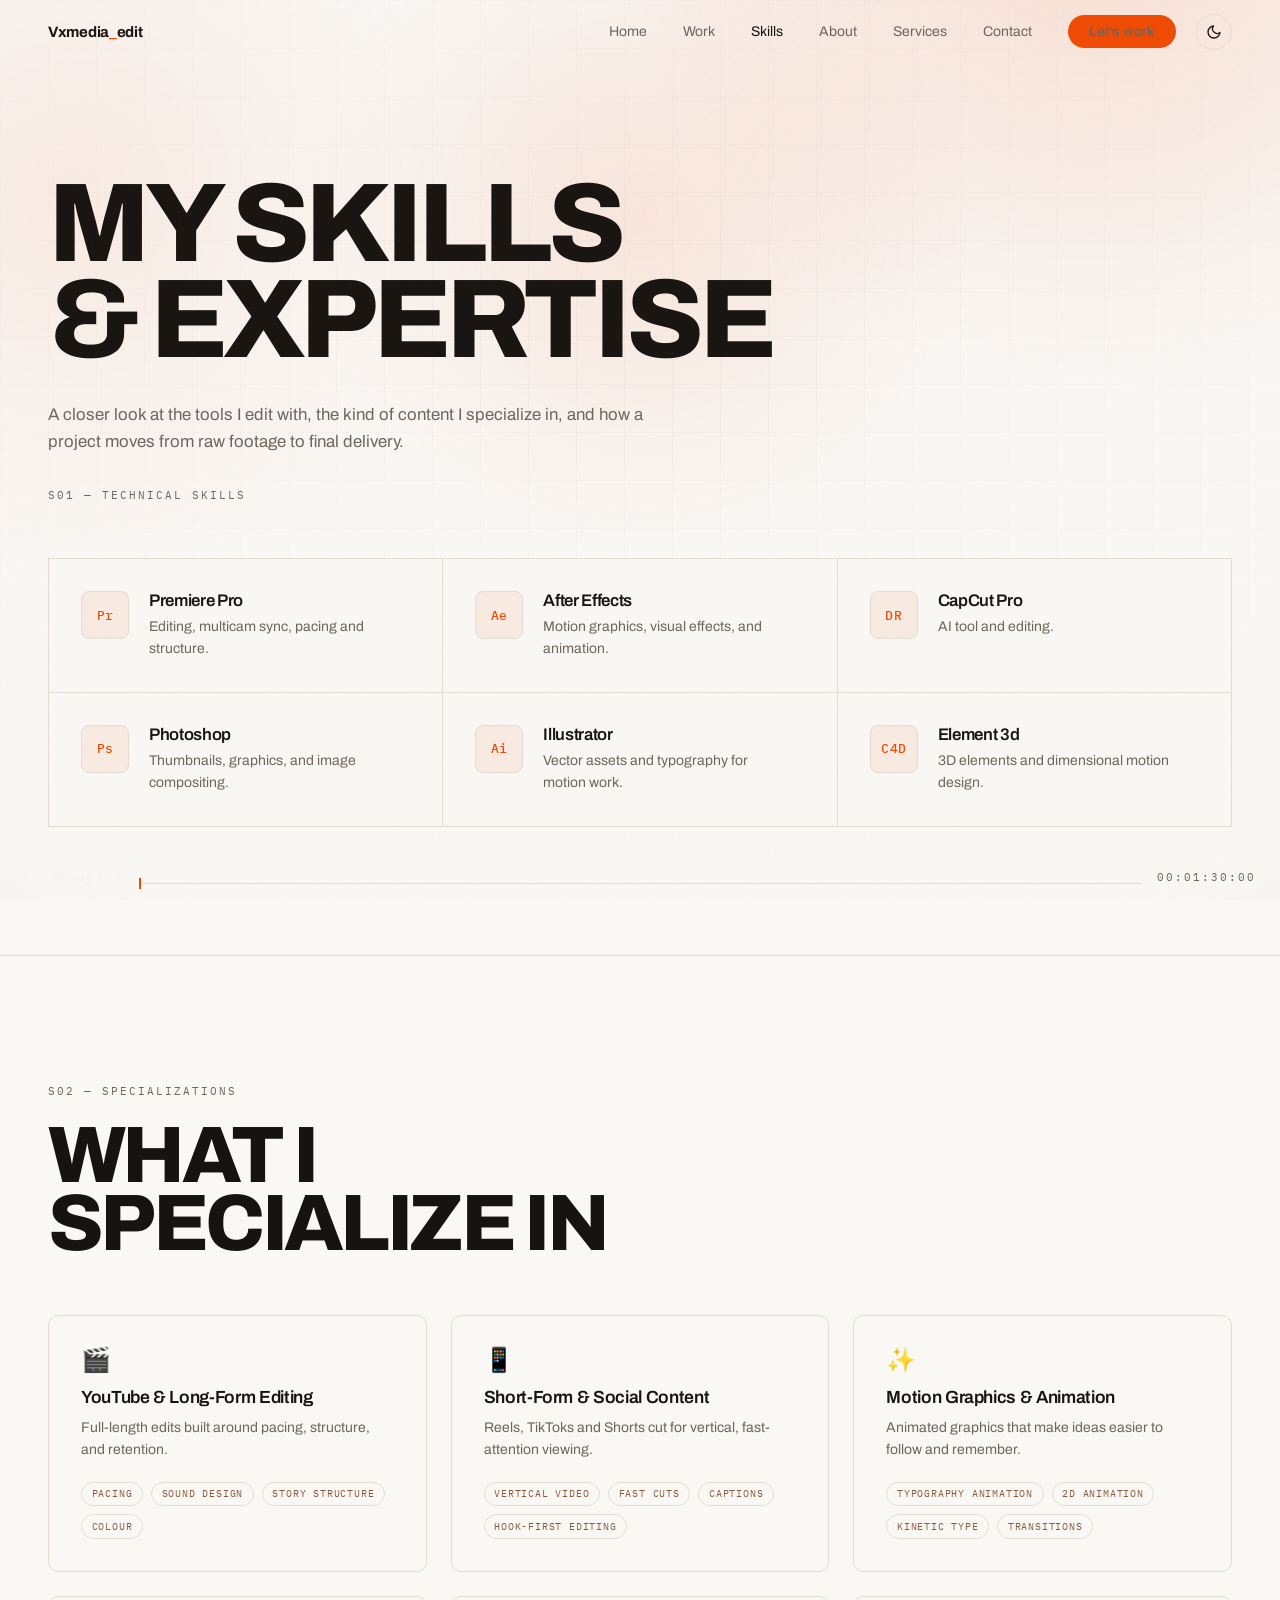
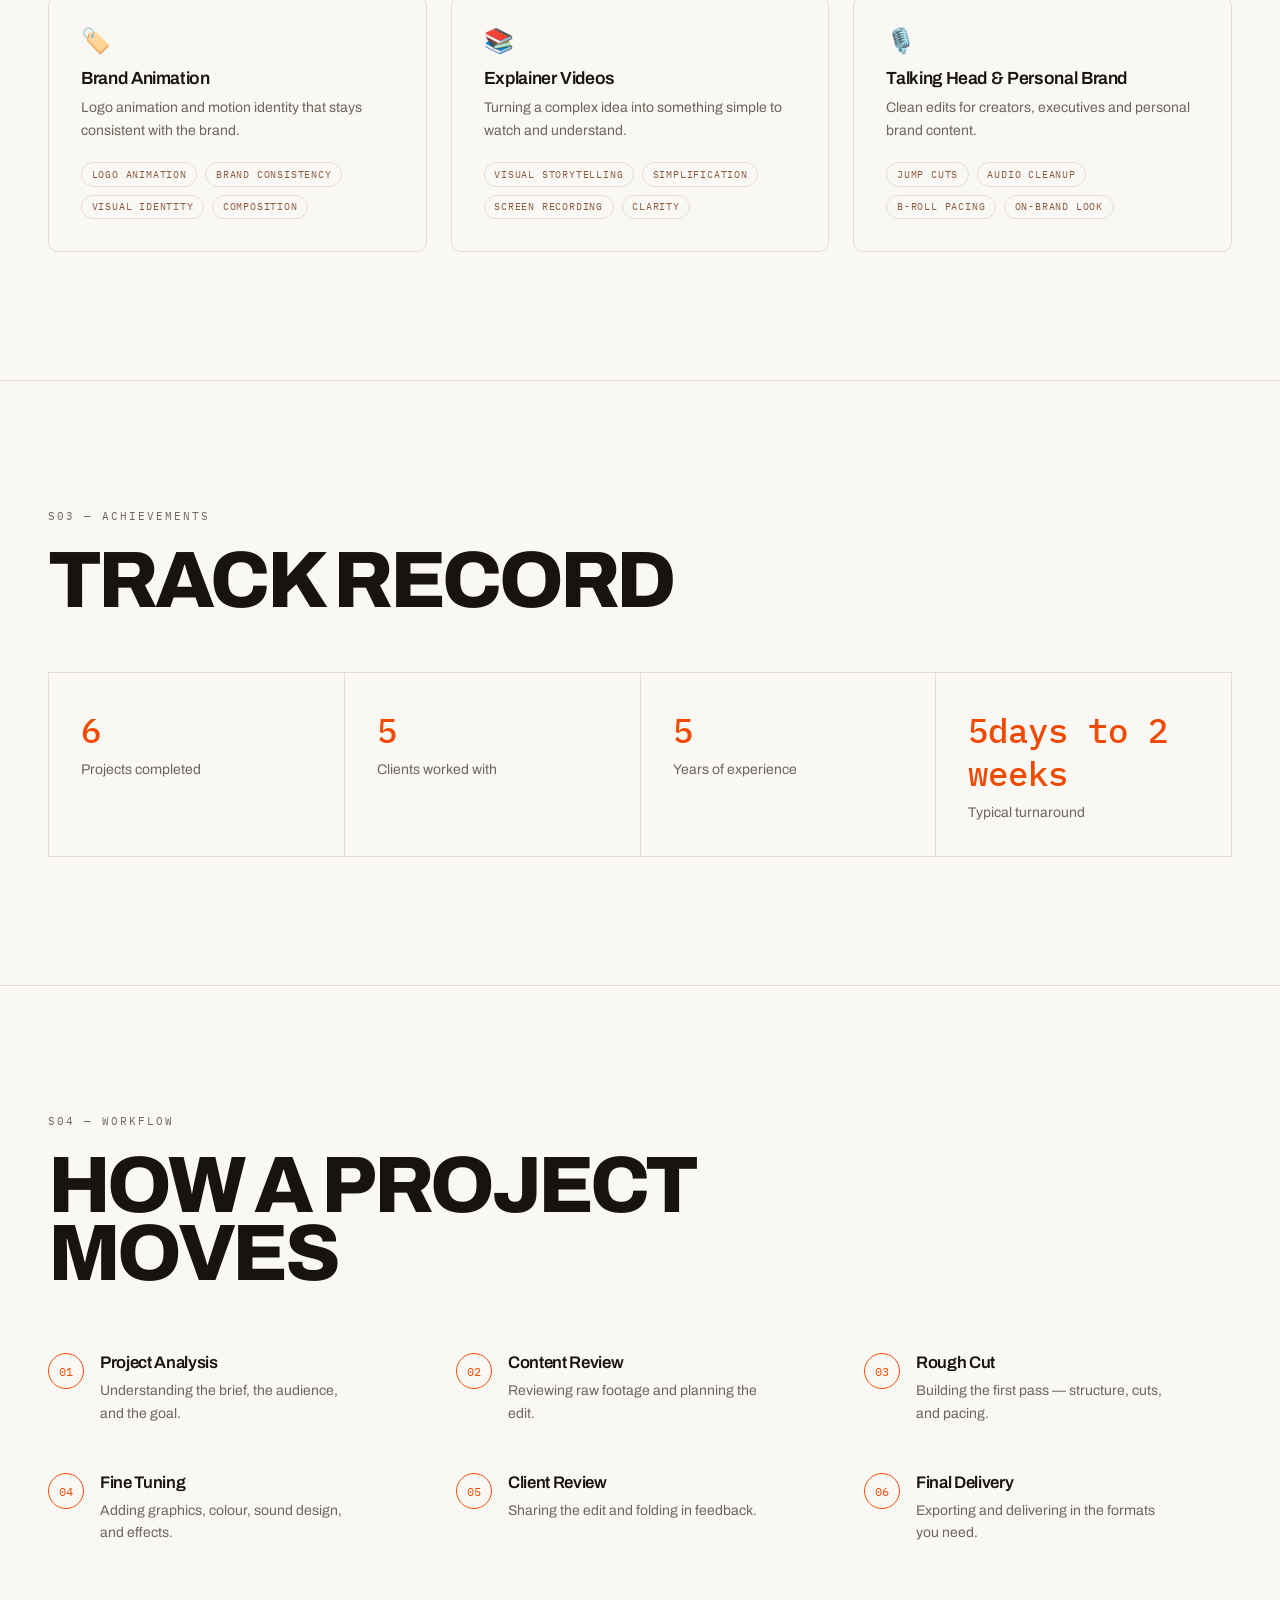
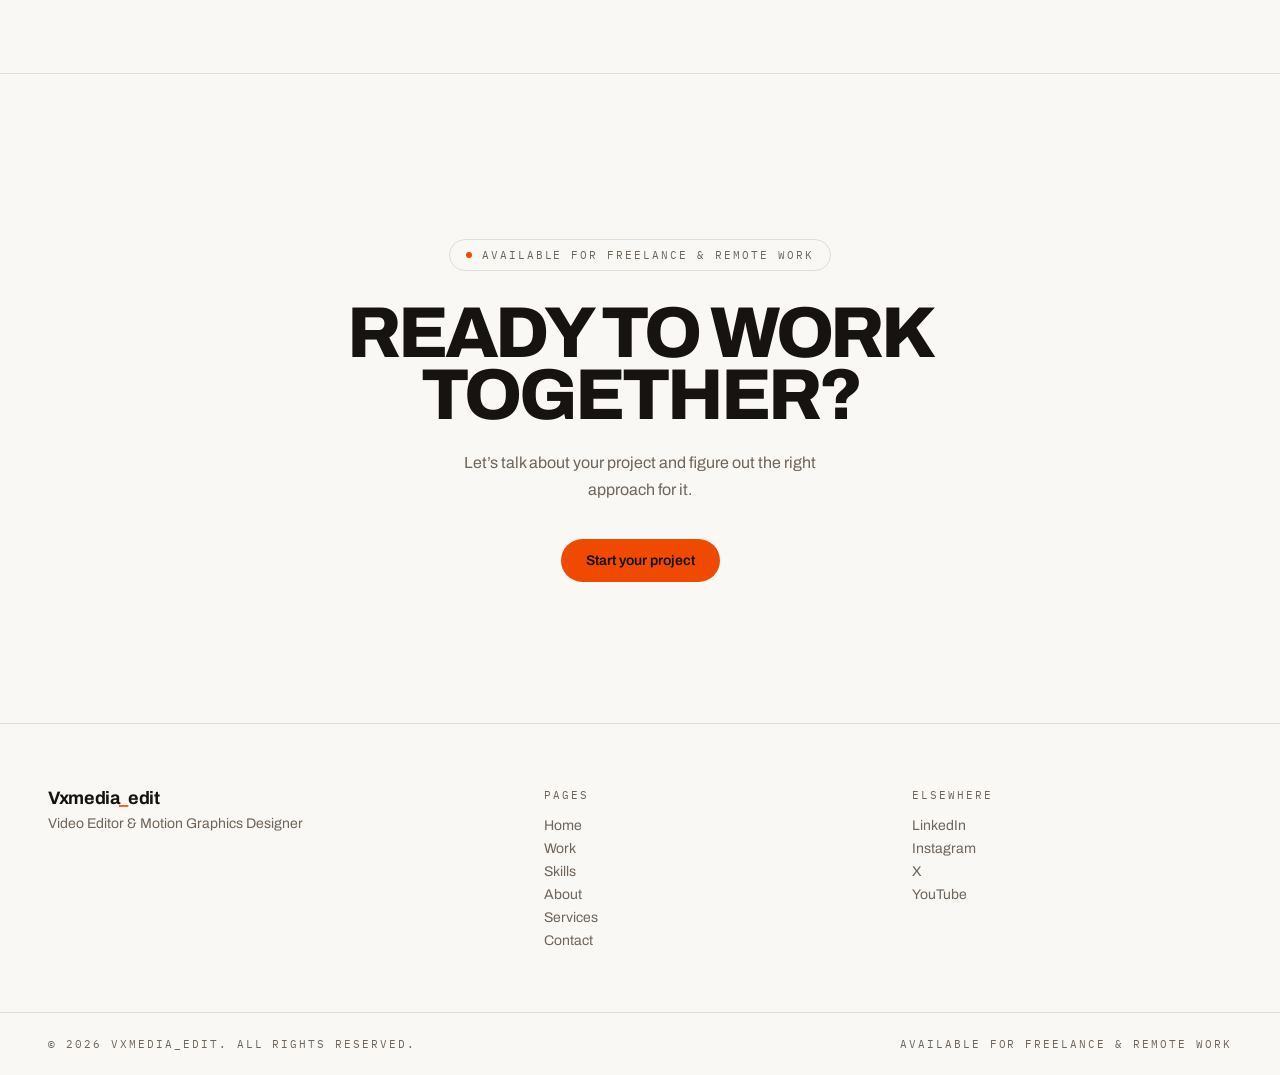
<file: skills.html>
<!doctype html>
<html lang="en">
<head>
<script>(function(){try{var t=localStorage.getItem("vxmedia-theme");if(!t){t=window.matchMedia&&window.matchMedia("(prefers-color-scheme: light)").matches?"light":"dark";}document.documentElement.setAttribute("data-theme",t);}catch(e){}})();</script>
<meta charset="utf-8" />
<meta name="viewport" content="width=device-width, initial-scale=1" />
<title>Skills &amp; Expertise — Vxmedia_edit</title>
<meta name="description" content="Technical skills, specializations, achievements and workflow of Vxmedia_edit — Video Editor and Motion Graphics Designer." />
<link rel="canonical" href="https://YOUR_DOMAIN/skills.html" />
<link rel="icon" type="image/svg+xml" href="assets/favicon.svg" />
<link rel="preconnect" href="https://fonts.googleapis.com" />
<link rel="preconnect" href="https://fonts.gstatic.com" crossorigin />
<link href="https://fonts.googleapis.com/css2?family=Archivo:wght@400;500;600;700;800;900&family=IBM+Plex+Mono:wght@400;500&display=swap" rel="stylesheet" />
<link rel="stylesheet" href="css/styles.css" />
</head>
<body>

<a href="#main" class="skip-link">Skip to content</a>

<header class="site-header" id="site-header">
  <div class="shell navbar">
    <a href="index.html" class="wordmark" data-wordmark></a>
   <div class="nav-right">
  <nav class="navlinks" id="nav-links" aria-label="Primary"></nav>
  <button type="button" id="theme-toggle" class="theme-toggle" aria-pressed="false" aria-label="Switch to light mode">
    <svg class="icon-sun" width="16" height="16" viewBox="0 0 24 24" fill="none" stroke="currentColor" stroke-width="2" stroke-linecap="round" aria-hidden="true"><circle cx="12" cy="12" r="4"/><path d="M12 2v2M12 20v2M4.93 4.93l1.41 1.41M17.66 17.66l1.41 1.41M2 12h2M20 12h2M4.93 19.07l1.41-1.41M17.66 6.34l1.41-1.41"/></svg>
    <svg class="icon-moon" width="16" height="16" viewBox="0 0 24 24" fill="none" stroke="currentColor" stroke-width="2" stroke-linecap="round" stroke-linejoin="round" aria-hidden="true"><path d="M21 12.79A9 9 0 1111.21 3a7 7 0 009.79 9.79z"/></svg>
  </button>
  <button class="burger" id="burger" aria-expanded="false" aria-controls="mobile-menu" aria-label="Open menu"><i></i></button>
</div>
  </div>
  <div id="mobile-menu">
    <nav class="shell" id="mobile-menu-links" aria-label="Mobile"></nav>
    <div class="shell"><a href="index.html#contact" class="btn btn-accent" style="width:100%">Let’s work</a></div>
  </div>
</header>

<main id="main">

<section class="page-head">
  <div class="shell">
    <h1 class="display rv-wipe" style="max-width:16ch;font-size:clamp(2.6rem,9vw,7rem)"><span id="sk-heading"></span></h1>
    <p class="prose rv" style="margin-top:2rem;font-size:1.05rem" id="sk-intro"></p>
  </div>
</section>

<section style="border-top:0;padding-top:2rem">
  <div class="shell">
    <p class="tc">S01 — Technical skills</p>
    <div class="tech-grid" id="tech-grid"></div>
  </div>
</section>

<section>
  <div class="shell">
    <p class="tc" style="margin-bottom:1.5rem">S02 — Specializations</p>
    <h2 class="display rv-wipe" style="max-width:16ch"><span>What I specialize in</span></h2>
    <div class="spec-grid" id="spec-grid"></div>
  </div>
</section>

<section>
  <div class="shell">
    <p class="tc" style="margin-bottom:1.5rem">S03 — Achievements</p>
    <h2 class="display rv-wipe" style="max-width:16ch"><span>Track record</span></h2>
    <div class="achieve-grid" id="achieve-grid"></div>
  </div>
</section>

<section>
  <div class="shell">
    <p class="tc" style="margin-bottom:1.5rem">S04 — Workflow</p>
    <h2 class="display rv-wipe" style="max-width:14ch"><span>How a project moves</span></h2>
    <div class="workflow-grid" id="workflow-grid"></div>
  </div>
</section>

<section class="skills-cta">
  <div class="shell">
    <p class="badge rv">
      <span class="dot" aria-hidden="true"></span>
      <span class="tc" data-availability></span>
    </p>
    <h2 class="display rv-wipe"><span id="sk-cta-heading"></span></h2>
    <p class="prose rv" id="sk-cta-body"></p>
    <a href="index.html#contact" class="btn btn-accent rv" id="sk-cta-button"></a>
  </div>
</section>

</main>

<footer class="site-footer">
  <div class="shell footgrid">
    <div>
      <p class="wordmark" style="font-size:1.125rem" data-wordmark></p>
      <p class="muted" style="font-size:.875rem;margin-top:.5rem;max-width:20rem">Video Editor &amp; Motion Graphics Designer</p>
    </div>
    <nav aria-label="Footer">
      <p class="tc" style="margin-bottom:1rem">Pages</p>
      <ul id="footer-links"></ul>
    </nav>
    <div>
      <p class="tc" style="margin-bottom:1rem">Elsewhere</p>
      <ul id="footer-socials"></ul>
    </div>
  </div>
  <div class="shell footbar">
    <p class="tc">© 2026 Vxmedia_edit. All rights reserved.</p>
    <p class="tc" data-availability></p>
  </div>
</footer>

<div id="playhead" aria-hidden="true">
  <span class="tc" style="color:rgba(242,241,238,.7)" id="playhead-tc">00:00:00:00</span>
  <div id="playhead-bar"><div id="playhead-fill"></div><div id="playhead-head"></div></div>
  <span class="tc">00:01:30:00</span>
</div>

<script src="js/site-data.js"></script>
<script src="js/video.js"></script>
<script src="js/main.js"></script>
<script>
document.addEventListener('DOMContentLoaded', () => {
  const P = SKILLS_PAGE;

  document.getElementById('sk-heading').textContent = P.heading;
  document.getElementById('sk-intro').textContent = P.intro;

  // Technical skills — a lettered badge stands in for a borrowed brand logo.
  document.getElementById('tech-grid').innerHTML = P.technicalSkills
    .map(
      (t) => `
      <div class="tech-card">
        <span class="tech-badge" aria-hidden="true">${t.code}</span>
        <div>
          <h3>${t.name}</h3>
          <p>${t.body}</p>
        </div>
      </div>`,
    )
    .join('');

  // Specializations
  document.getElementById('spec-grid').innerHTML = P.specializations
    .map(
      (s, i) => `
      <div class="spec-card rv" style="transition-delay:${Math.min(i * 0.05, 0.2)}s">
        <span class="spec-icon" aria-hidden="true">${s.icon}</span>
        <h3>${s.title}</h3>
        <p>${s.body}</p>
        <div class="spec-tags">${s.tags.map((tag) => `<span>${tag}</span>`).join('')}</div>
      </div>`,
    )
    .join('');

  // Achievements — placeholders show an editing hint instead of a fake number.
  document.getElementById('achieve-grid').innerHTML = P.achievements
    .map((a) => {
      const placeholder = isPlaceholder(a.value);
      return `
        <div class="achieve-card">
          <p class="achieve-value${placeholder ? ' is-placeholder' : ''}">
            ${placeholder ? 'Add your number in js/site-data.js' : a.value}
          </p>
          <p class="achieve-label">${a.label}</p>
        </div>`;
    })
    .join('');

  // Workflow
  document.getElementById('workflow-grid').innerHTML = P.workflow
    .map(
      (w, i) => `
      <div class="workflow-item rv" style="transition-delay:${Math.min(i * 0.04, 0.2)}s">
        <span class="workflow-num" aria-hidden="true">${String(i + 1).padStart(2, '0')}</span>
        <h3>${w.title}</h3>
        <p>${w.body}</p>
      </div>`,
    )
    .join('');

  // CTA
  document.getElementById('sk-cta-heading').textContent = P.cta.heading;
  document.getElementById('sk-cta-body').textContent = P.cta.body;
  document.getElementById('sk-cta-button').textContent = P.cta.button;

  wireScrollReveal();
});
</script>
</body>
</html>
</file>
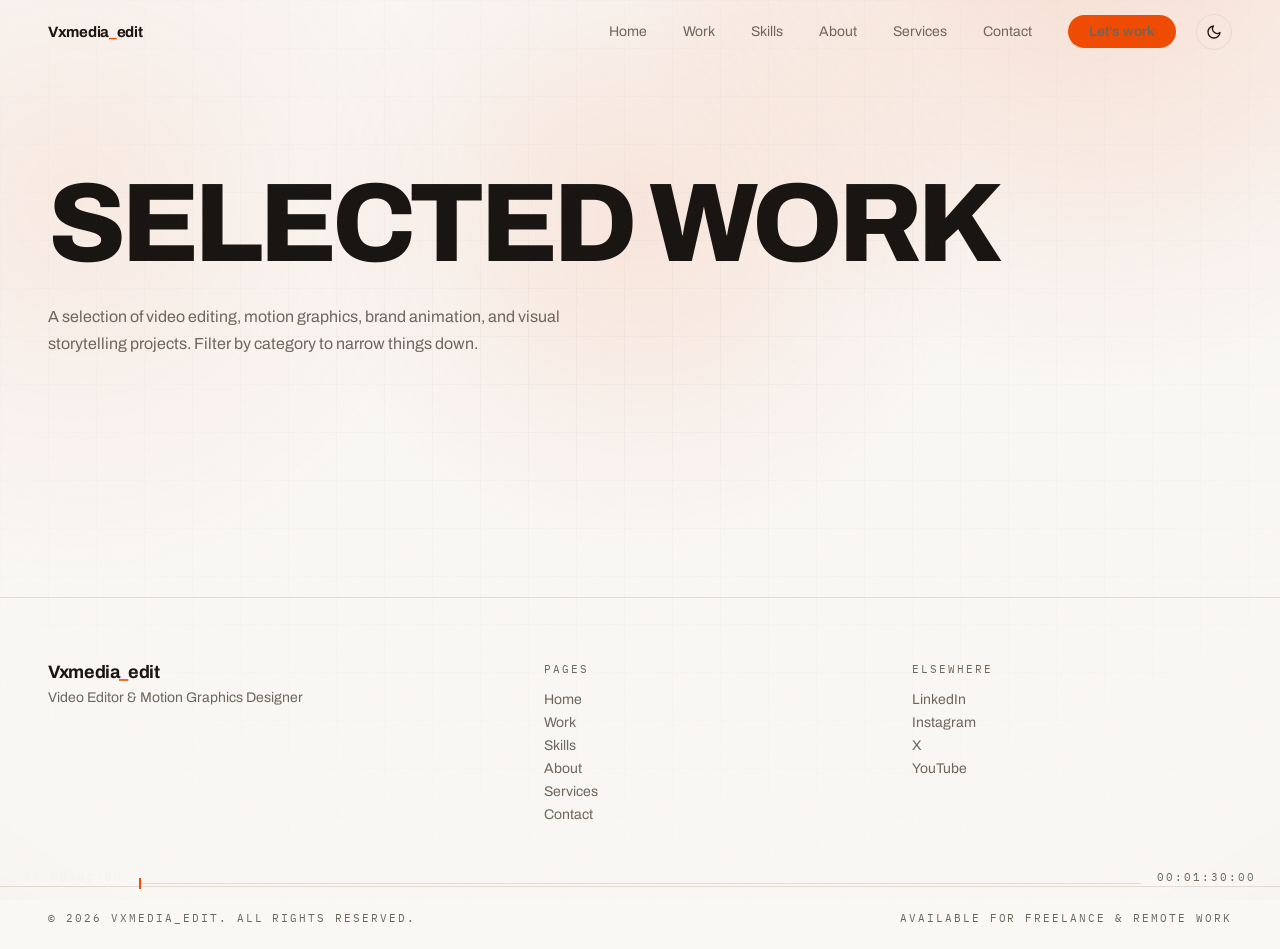
<file: work.html>
<!doctype html>
<html lang="en">
<head>
<script>(function(){try{var t=localStorage.getItem("vxmedia-theme");if(!t){t=window.matchMedia&&window.matchMedia("(prefers-color-scheme: light)").matches?"light":"dark";}document.documentElement.setAttribute("data-theme",t);}catch(e){}})();</script>
<meta charset="utf-8" />
<meta name="viewport" content="width=device-width, initial-scale=1" />
<title>Work — Vxmedia_edit</title>
<meta name="description" content="Video editing, motion graphics, brand animation and visual storytelling projects by Vxmedia_edit." />
<link rel="canonical" href="https://YOUR_DOMAIN/work.html" />
<link rel="icon" type="image/svg+xml" href="assets/favicon.svg" />
<link rel="preconnect" href="https://fonts.googleapis.com" />
<link rel="preconnect" href="https://fonts.gstatic.com" crossorigin />
<link href="https://fonts.googleapis.com/css2?family=Archivo:wght@400;500;600;700;800;900&family=IBM+Plex+Mono:wght@400;500&display=swap" rel="stylesheet" />
<link rel="stylesheet" href="css/styles.css" />
</head>
<body>

<a href="#main" class="skip-link">Skip to content</a>

<header class="site-header" id="site-header">
  <div class="shell navbar">
    <a href="index.html" class="wordmark" data-wordmark></a>
    <div class="nav-right">
  <nav class="navlinks" id="nav-links" aria-label="Primary"></nav>
  <button type="button" id="theme-toggle" class="theme-toggle" aria-pressed="false" aria-label="Switch to light mode">
    <svg class="icon-sun" width="16" height="16" viewBox="0 0 24 24" fill="none" stroke="currentColor" stroke-width="2" stroke-linecap="round" aria-hidden="true"><circle cx="12" cy="12" r="4"/><path d="M12 2v2M12 20v2M4.93 4.93l1.41 1.41M17.66 17.66l1.41 1.41M2 12h2M20 12h2M4.93 19.07l1.41-1.41M17.66 6.34l1.41-1.41"/></svg>
    <svg class="icon-moon" width="16" height="16" viewBox="0 0 24 24" fill="none" stroke="currentColor" stroke-width="2" stroke-linecap="round" stroke-linejoin="round" aria-hidden="true"><path d="M21 12.79A9 9 0 1111.21 3a7 7 0 009.79 9.79z"/></svg>
  </button>
  <button class="burger" id="burger" aria-expanded="false" aria-controls="mobile-menu" aria-label="Open menu"><i></i></button>
</div>
  </div>
  <div id="mobile-menu">
    <nav class="shell" id="mobile-menu-links" aria-label="Mobile"></nav>
    <div class="shell"><a href="index.html#contact" class="btn btn-accent" style="width:100%">Let’s work</a></div>
  </div>
</header>

<main id="main">
<section class="page-head">
  <div class="shell">
    <h1 class="display rv-wipe" style="max-width:14ch;font-size:clamp(2.6rem,9vw,7rem)"><span>Selected work</span></h1>
    <p class="prose rv" style="margin-top:2rem">A selection of video editing, motion graphics, brand animation, and visual storytelling projects. Filter by category to narrow things down.</p>
  </div>
</section>

<section style="border-top:0;padding-top:2rem">
  <div class="shell">
    <div class="filters" id="filters" role="tablist" aria-label="Filter projects by category"></div>
    <div class="grid" id="work-grid" aria-live="polite"></div>
  </div>
</section>
</main>

<footer class="site-footer">
  <div class="shell footgrid">
    <div>
      <p class="wordmark" style="font-size:1.125rem" data-wordmark></p>
      <p class="muted" style="font-size:.875rem;margin-top:.5rem;max-width:20rem">Video Editor &amp; Motion Graphics Designer</p>
    </div>
    <nav aria-label="Footer">
      <p class="tc" style="margin-bottom:1rem">Pages</p>
      <ul id="footer-links"></ul>
    </nav>
    <div>
      <p class="tc" style="margin-bottom:1rem">Elsewhere</p>
      <ul id="footer-socials"></ul>
    </div>
  </div>
  <div class="shell footbar">
    <p class="tc">© 2026 Vxmedia_edit. All rights reserved.</p>
    <p class="tc" data-availability></p>
  </div>
</footer>

<div id="playhead" aria-hidden="true">
  <span class="tc" style="color:rgba(242,241,238,.7)" id="playhead-tc">00:00:00:00</span>
  <div id="playhead-bar"><div id="playhead-fill"></div><div id="playhead-head"></div></div>
  <span class="tc">00:01:30:00</span>
</div>

<script src="js/site-data.js"></script>
<script src="js/projects-data.js"></script>
<script src="js/video.js"></script>
<script src="js/work-grid.js"></script>
<script src="js/main.js"></script>
<script>
document.addEventListener('DOMContentLoaded', () => {
  renderWorkGrid(document.getElementById('work-grid'), document.getElementById('filters'), PROJECTS);
  wireScrollReveal();
});
</script>
</body>
</html>
</file>
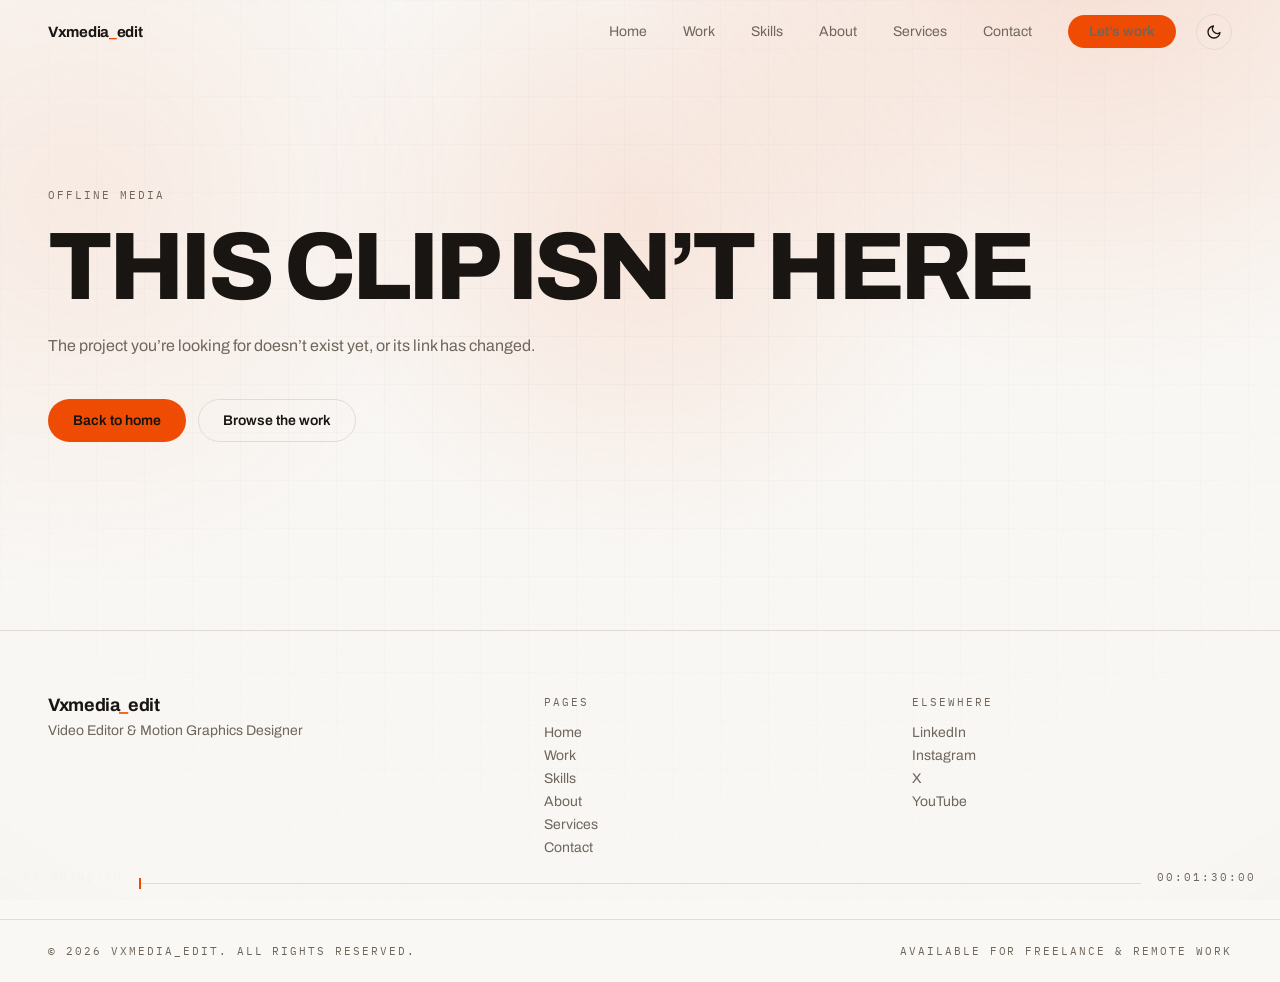
<file: work/project.html>
<!doctype html>
<html lang="en">
<head>
<script>(function(){try{var t=localStorage.getItem("vxmedia-theme");if(!t){t=window.matchMedia&&window.matchMedia("(prefers-color-scheme: light)").matches?"light":"dark";}document.documentElement.setAttribute("data-theme",t);}catch(e){}})();</script>
<meta charset="utf-8" />
<meta name="viewport" content="width=device-width, initial-scale=1" />
<title id="page-title">Project — Vxmedia_edit</title>
<meta id="page-description" name="description" content="A video editing and motion graphics project by Vxmedia_edit." />
<link rel="icon" type="image/svg+xml" href="../assets/favicon.svg" />
<link rel="preconnect" href="https://fonts.googleapis.com" />
<link rel="preconnect" href="https://fonts.gstatic.com" crossorigin />
<link href="https://fonts.googleapis.com/css2?family=Archivo:wght@400;500;600;700;800;900&family=IBM+Plex+Mono:wght@400;500&display=swap" rel="stylesheet" />
<link rel="stylesheet" href="../css/styles.css" />
</head>
<body>

<a href="#main" class="skip-link">Skip to content</a>

<header class="site-header" id="site-header">
  <div class="shell navbar">
    <a href="../index.html" class="wordmark" data-wordmark></a>
    <div class="nav-right">
  <nav class="navlinks" id="nav-links" aria-label="Primary"></nav>
  <button type="button" id="theme-toggle" class="theme-toggle" aria-pressed="false" aria-label="Switch to light mode">
    <svg class="icon-sun" width="16" height="16" viewBox="0 0 24 24" fill="none" stroke="currentColor" stroke-width="2" stroke-linecap="round" aria-hidden="true"><circle cx="12" cy="12" r="4"/><path d="M12 2v2M12 20v2M4.93 4.93l1.41 1.41M17.66 17.66l1.41 1.41M2 12h2M20 12h2M4.93 19.07l1.41-1.41M17.66 6.34l1.41-1.41"/></svg>
    <svg class="icon-moon" width="16" height="16" viewBox="0 0 24 24" fill="none" stroke="currentColor" stroke-width="2" stroke-linecap="round" stroke-linejoin="round" aria-hidden="true"><path d="M21 12.79A9 9 0 1111.21 3a7 7 0 009.79 9.79z"/></svg>
  </button>
  <button class="burger" id="burger" aria-expanded="false" aria-controls="mobile-menu" aria-label="Open menu"><i></i></button>
</div>
  </div>
  <div id="mobile-menu">
    <nav class="shell" id="mobile-menu-links" aria-label="Mobile"></nav>
    <div class="shell"><a href="../index.html#contact" class="btn btn-accent" style="width:100%">Let’s work</a></div>
  </div>
</header>

<main id="main">
  <!-- Populated by js/project-page.js once a valid ?slug= is found. -->
  <section id="project-view" class="page-head" hidden>
    <div class="shell">
      <a href="../work.html" class="back-link">← All work</a>
      <h1 class="display rv-wipe" style="max-width:16ch;font-size:clamp(2.4rem,8vw,6rem);margin-top:2rem" id="p-title"><span></span></h1>
      <p class="prose rv" style="margin-top:2rem;font-size:1.125rem" id="p-description" hidden></p>
      <div class="rv" style="margin-top:3.5rem" id="p-video"></div>
      <dl class="meta-grid" id="p-meta" hidden></dl>

      <div class="detail-columns">
        <div style="display:grid;gap:2.5rem">
          <div id="p-approach" hidden>
            <h2>Creative approach</h2>
            <p class="body-block" id="p-approach-text"></p>
          </div>
          <div id="p-results" hidden>
            <h2>Outcome</h2>
            <ul class="results-list" id="p-results-list"></ul>
          </div>
        </div>
        <aside class="tools-aside" id="p-tools" hidden>
          <p class="tc">Tools</p>
          <ul id="p-tools-list"></ul>
        </aside>
      </div>

      <div class="gallery" id="p-gallery" hidden></div>

      <nav class="project-nav" id="p-prevnext" aria-label="Project navigation" hidden></nav>
    </div>
  </section>

  <!-- Shown when ?slug= is missing or doesn't match a project. -->
  <section id="project-missing" class="not-found" hidden>
    <div class="shell">
      <p class="tc" style="margin-bottom:1.5rem">Offline media</p>
      <h1 class="display" style="font-size:clamp(2.4rem,8vw,6rem)">This clip isn’t here</h1>
      <p class="prose" style="margin-top:1.5rem">The project you’re looking for doesn’t exist yet, or its link has changed.</p>
      <div style="margin-top:2.5rem;display:flex;gap:.75rem;flex-wrap:wrap">
        <a href="../index.html" class="btn btn-accent">Back to home</a>
        <a href="../work.html" class="btn btn-ghost">Browse the work</a>
      </div>
    </div>
  </section>
</main>

<footer class="site-footer">
  <div class="shell footgrid">
    <div>
      <p class="wordmark" style="font-size:1.125rem" data-wordmark></p>
      <p class="muted" style="font-size:.875rem;margin-top:.5rem;max-width:20rem">Video Editor &amp; Motion Graphics Designer</p>
    </div>
    <nav aria-label="Footer">
      <p class="tc" style="margin-bottom:1rem">Pages</p>
      <ul id="footer-links"></ul>
    </nav>
    <div>
      <p class="tc" style="margin-bottom:1rem">Elsewhere</p>
      <ul id="footer-socials"></ul>
    </div>
  </div>
  <div class="shell footbar">
    <p class="tc">© 2026 Vxmedia_edit. All rights reserved.</p>
    <p class="tc" data-availability></p>
  </div>
</footer>

<div id="playhead" aria-hidden="true">
  <span class="tc" style="color:rgba(242,241,238,.7)" id="playhead-tc">00:00:00:00</span>
  <div id="playhead-bar"><div id="playhead-fill"></div><div id="playhead-head"></div></div>
  <span class="tc">00:01:30:00</span>
</div>

<script src="../js/site-data.js"></script>
<script src="../js/projects-data.js"></script>
<script src="../js/video.js"></script>
<script src="../js/video-player.js"></script>
<script src="../js/work-grid.js"></script>
<script src="../js/main.js"></script>
<script src="../js/project-page.js"></script>
</body>
</html>
</file>
<file: css/styles.css>
/* ─────────────────────────────────────────────────────────────
   Vxmedia_edit — design tokens
   Near-black base, warm white type, one accent: brand orange F04A00.
   No competing cool colour — everything leans warm, dark, cinematic.
───────────────────────────────────────────────────────────── */
:root {
  --base: #08090a;
  --base-rgb: 8, 9, 10;
  --surface: #100e0c;
  --line: #221c17;
  --ink: #f2f1ee;
  --ink-rgb: 242, 241, 238;
  --muted: #8c8580;
  --accent: #f04a00;
  --cool: #b8846a;
  /* Fixed dark text for anything sitting on the orange accent — stays
     readable in both themes rather than flipping with --base. */
  --on-accent: #15110d;
  /* Cursor spotlight position, updated live by js/main.js. Defaults keep
     the glow somewhere sensible before the first pointer move or on
     touch-only devices that never fire one. */
  --mx: 50%;
  --my: 24%;
  --shell: 82rem;
  --gutter: clamp(1.25rem, 4vw, 3rem);
  --cut: cubic-bezier(0.16, 1, 0.3, 1);
  color-scheme: dark;
}

/*
 * Light theme. Toggled by setting data-theme="light" on <html> (see
 * js/main.js). Same brand orange accent, same warm neutrals — only
 * polarity flips, so everything built on these tokens adapts for free.
 */
:root[data-theme='light'] {
  --base: #faf8f5;
  --base-rgb: 250, 248, 245;
  --surface: #f1ede7;
  --line: #e3dcd3;
  --ink: #171310;
  --ink-rgb: 23, 19, 16;
  --muted: #6e655b;
  --cool: #8a5a3f;
  color-scheme: light;
}

* {
  box-sizing: border-box;
  margin: 0;
  padding: 0;
}

html {
  -webkit-text-size-adjust: 100%;
  scroll-behavior: smooth;
  scroll-padding-top: 5rem; /* clears the fixed header on #anchor jumps */
}

body {
  background: var(--base);
  color: var(--ink);
  font-family: 'Archivo', system-ui, sans-serif;
  -webkit-font-smoothing: antialiased;
  overflow-x: hidden;
}

/*
 * Ambient gradient background — a bold orange glow pooling out of a near-
 * black base, with a dark vignette pulling the edges back into shadow, a
 * faint blueprint-style grid for texture, and a soft spotlight that follows
 * the pointer (js/main.js updates --mx/--my on move). Built entirely from
 * the brand's own accent colour and CSS gradients, not a stock image.
 */
body::before {
  content: '';
  position: fixed;
  inset: 0;
  z-index: 0;
  pointer-events: none;
  background-image:
    radial-gradient(560px circle at var(--mx) var(--my), rgba(240, 74, 0, 0.16), transparent 60%),
    radial-gradient(62vw 62vw at 85% -10%, rgba(240, 74, 0, 0.28), transparent 60%),
    radial-gradient(48vw 48vw at 6% 22%, rgba(240, 74, 0, 0.10), transparent 62%),
    radial-gradient(120% 120% at 50% 45%, transparent 45%, rgba(0, 0, 0, 0.6) 100%);
}

/* Same idea, much gentler — a dark vignette and a strong glow read as moody
   on a near-black page but as a dirty smudge on a light one, so light mode
   gets softer values for every layer except the grid, which already
   adapts automatically via --ink-rgb. */
:root[data-theme='light'] body::before {
  background-image:
    radial-gradient(560px circle at var(--mx) var(--my), rgba(240, 74, 0, 0.10), transparent 60%),
    radial-gradient(62vw 62vw at 85% -10%, rgba(240, 74, 0, 0.14), transparent 60%),
    radial-gradient(48vw 48vw at 6% 22%, rgba(240, 74, 0, 0.07), transparent 62%),
    radial-gradient(120% 120% at 50% 45%, transparent 55%, rgba(23, 19, 16, 0.05) 100%);
}


/*
 * Blueprint grid. Lives on its own layer (html::before) so it can be
 * masked: strongest near the centre of the viewport, dissolving toward
 * the edges. Colour follows --ink-rgb, so it flips with the theme.
 */
:root::before {
  content: '';
  position: fixed;
  inset: 0;
  z-index: 0;
  pointer-events: none;
  background-image:
    linear-gradient(rgba(var(--ink-rgb), 0.025) 1px, transparent 1px),
    linear-gradient(90deg, rgba(var(--ink-rgb), 0.025) 1px, transparent 1px);
  background-size: 48px 48px;
  -webkit-mask-image: radial-gradient(ellipse 75% 65% at 50% 38%, #000 15%, transparent 100%);
  mask-image: radial-gradient(ellipse 75% 65% at 50% 38%, #000 15%, transparent 100%);
}

/* Everything else needs to sit visibly above the gradient layer. */
.site-header,
main,
.site-footer,
#playhead {
  position: relative;
  z-index: 1;
}

/* Fixed grain layer, cheap, no JS. */
body::after {
  content: '';
  position: fixed;
  inset: 0;
  z-index: 60;
  pointer-events: none;
  opacity: 0.035;
  background-image: url("data:image/svg+xml,%3Csvg xmlns='http://www.w3.org/2000/svg' width='140' height='140'%3E%3Cfilter id='n'%3E%3CfeTurbulence type='fractalNoise' baseFrequency='.85' numOctaves='3'/%3E%3C/filter%3E%3Crect width='140' height='140' filter='url(%23n)'/%3E%3C/svg%3E");
}

::selection {
  background: var(--accent);
  color: var(--on-accent);
}

:focus-visible {
  outline: 2px solid var(--accent);
  outline-offset: 3px;
  border-radius: 2px;
}

img,
video {
  max-width: 100%;
  display: block;
}

a {
  color: inherit;
  text-decoration: none;
}

ul,
ol {
  list-style: none;
}

.sr-only {
  position: absolute;
  width: 1px;
  height: 1px;
  overflow: hidden;
  clip: rect(0, 0, 0, 0);
  white-space: nowrap;
}

.skip-link {
  position: fixed;
  left: 1rem;
  top: -3rem;
  z-index: 100;
  background: var(--accent);
  color: var(--on-accent);
  padding: 0.6rem 1.25rem;
  border-radius: 999px;
  font-weight: 600;
  font-size: 0.875rem;
  transition: top 0.2s var(--cut);
}
.skip-link:focus {
  top: 1rem;
}

/* ── layout primitives ─────────────────────────────────────── */
.shell {
  width: 100%;
  max-width: var(--shell);
  margin-inline: auto;
  padding-inline: var(--gutter);
}

.display {
  font-weight: 800;
  text-transform: uppercase;
  line-height: 0.86;
  letter-spacing: -0.045em;
  text-wrap: balance;
}

.tc {
  font-family: 'IBM Plex Mono', ui-monospace, monospace;
  font-size: 11px;
  text-transform: uppercase;
  letter-spacing: 0.18em;
  color: var(--muted);
  font-variant-numeric: tabular-nums;
}

.muted { color: var(--muted); }
.cool { color: var(--cool); }

.prose {
  max-width: 62ch;
  line-height: 1.65;
  color: var(--muted);
}

section {
  border-top: 1px solid var(--line);
  padding-block: clamp(5rem, 10vw, 8rem);
}

h2.display { font-size: clamp(2.2rem, 7vw, 5rem); }

.stack {
  display: grid;
  gap: 3rem;
}
@media (min-width: 900px) {
  .stack { grid-template-columns: auto 1fr; gap: 5rem; }
}

/* ── buttons ────────────────────────────────────────────────── */
.btn {
  display: inline-flex;
  align-items: center;
  justify-content: center;
  gap: 0.5rem;
  border-radius: 999px;
  padding: 0.8rem 1.5rem;
  font: inherit;
  font-size: 0.875rem;
  font-weight: 600;
  border: 1px solid transparent;
  transition: all 0.3s var(--cut);
  cursor: pointer;
}
.btn-accent { background: var(--accent); color: var(--on-accent); }
.btn-accent:hover { background: var(--ink); }
.btn-ghost { border-color: var(--line); color: var(--ink); background: transparent; }
.btn-ghost:hover { background: var(--ink); color: var(--base); border-color: var(--ink); }

/* ── nav ────────────────────────────────────────────────────── */
header.site-header {
  position: fixed;
  inset-inline: 0;
  top: 0;
  z-index: 50;
  transition: background 0.5s var(--cut);
}
header.site-header.scrolled { background: rgba(var(--base-rgb), 0.85); backdrop-filter: blur(12px); }

.navbar {
  display: flex;
  align-items: center;
  justify-content: space-between;
  height: 64px;
  border-bottom: 1px solid transparent;
  transition: border-color 0.5s var(--cut);
}
header.site-header.scrolled .navbar { border-bottom-color: var(--line); }

.wordmark { font-size: 15px; font-weight: 700; letter-spacing: -0.02em; }
.wordmark span { color: var(--accent); }

/* Wraps navlinks + theme toggle + burger so the toggle stays visible
   at every viewport width, not just inside the desktop nav. */
.nav-right { display: flex; align-items: center; gap: 1.25rem; }

.navlinks { display: none; align-items: center; gap: 2.25rem; }
.navlinks a { font-size: 0.875rem; color: var(--muted); transition: color 0.2s; }
.navlinks a:hover, .navlinks a[aria-current="page"] { color: var(--ink); }

.theme-toggle {
  display: inline-flex;
  align-items: center;
  justify-content: center;
  width: 2.25rem;
  height: 2.25rem;
  flex-shrink: 0;
  border-radius: 999px;
  border: 1px solid var(--line);
  background: transparent;
  color: var(--ink);
  cursor: pointer;
  transition: border-color 0.3s var(--cut), color 0.3s var(--cut);
}
.theme-toggle:hover { border-color: var(--accent); color: var(--accent); }
.theme-toggle .icon-moon { display: none; }
:root[data-theme='light'] .theme-toggle .icon-sun { display: none; }
:root[data-theme='light'] .theme-toggle .icon-moon { display: block; }

.burger {
  display: flex;
  width: 40px;
  height: 40px;
  align-items: center;
  justify-content: center;
  background: none;
  border: 0;
  cursor: pointer;
}
.burger i { display: block; position: relative; width: 24px; height: 12px; font-style: normal; }
.burger i::before,
.burger i::after {
  content: '';
  position: absolute;
  left: 0;
  width: 24px;
  height: 1px;
  background: var(--ink);
  transition: transform 0.3s var(--cut), top 0.3s var(--cut);
}
.burger i::before { top: 0; }
.burger i::after { top: 12px; }
.burger[aria-expanded='true'] i::before { top: 6px; transform: rotate(45deg); }
.burger[aria-expanded='true'] i::after { top: 6px; transform: rotate(-45deg); }

#mobile-menu {
  position: fixed;
  inset: 64px 0 0;
  background: var(--base);
  z-index: 40;
  display: none;
  flex-direction: column;
  justify-content: space-between;
  padding-block: 2.5rem;
}
#mobile-menu.open { display: flex; }
#mobile-menu a.item {
  display: block;
  padding-block: 1.25rem;
  border-bottom: 1px solid var(--line);
  font-size: 2.5rem;
  font-weight: 800;
  text-transform: uppercase;
  letter-spacing: -0.045em;
}
#mobile-menu a.item em {
  font-style: normal;
  font-size: 11px;
  vertical-align: super;
  color: var(--accent);
  font-family: 'IBM Plex Mono', monospace;
  margin-right: 0.75rem;
}
@media (min-width: 768px) {
  .navlinks { display: flex; }
  .burger { display: none; }
  #mobile-menu { display: none !important; }
}

/* ── hero ───────────────────────────────────────────────────── */
.hero {
  min-height: 100svh;
  display: flex;
  flex-direction: column;
  justify-content: flex-end;
  padding-top: 8rem;
  padding-bottom: 6rem;
  position: relative;
  overflow: hidden;
  border-top: 0;
}
.hero .key {
  position: absolute;
  right: -25%;
  top: -33%;
  width: 70vw;
  height: 70vh;
  pointer-events: none;
  background: radial-gradient(circle, rgba(240, 74, 0, 0.18), transparent 62%);
}
:root[data-theme='light'] .hero .key {
  background: radial-gradient(circle, rgba(240, 74, 0, 0.10), transparent 62%);
}
.hero h1 { font-size: clamp(2.9rem, 12.2vw, 10.5rem); }

.mask { display: block; overflow: hidden; }
.mask > span { display: block; transform: translateY(105%); animation: rise 0.95s var(--cut) forwards; }
@keyframes rise { to { transform: translateY(0); } }

.fade { opacity: 0; animation: fadein 0.7s var(--cut) forwards; }
@keyframes fadein { to { opacity: 1; } }

.dot {
  width: 6px;
  height: 6px;
  border-radius: 999px;
  background: var(--accent);
  animation: blink 2.4s ease-in-out infinite;
}
@keyframes blink { 0%, 100% { opacity: 1; } 50% { opacity: 0.25; } }

.herofoot {
  margin-top: 3rem;
  border-top: 1px solid var(--line);
  padding-top: 2rem;
  display: grid;
  gap: 2.5rem;
}
@media (min-width: 900px) {
  .herofoot { grid-template-columns: 1fr auto; align-items: end; }
}

/* ── scroll reveal ─────────────────────────────────────────── */
.rv {
  opacity: 0;
  transform: translateY(18px);
  transition: opacity 0.65s var(--cut), transform 0.65s var(--cut);
}
.rv.in { opacity: 1; transform: none; }

.rv-wipe { display: block; overflow: hidden; }
.rv-wipe > span {
  display: block;
  transform: translateY(105%);
  transition: transform 0.8s var(--cut);
}
.rv-wipe.in > span { transform: translateY(0); }

/* ── project grid + cards ──────────────────────────────────── */
.grid {
  display: grid;
  gap: 1.5rem;
  margin-top: 2.5rem;
}
@media (min-width: 640px) { .grid { grid-template-columns: repeat(2, 1fr); row-gap: 3rem; } }
@media (min-width: 1024px) { .grid { grid-template-columns: repeat(3, 1fr); } }

.card { transition: opacity 0.35s var(--cut), transform 0.35s var(--cut); }
.card[hidden] { display: none; }

.frame {
  position: relative;
  aspect-ratio: 16 / 9;
  border-radius: 8px;
  overflow: hidden;
  background: var(--surface);
  border: 1px solid var(--line);
}
.frame.placeholder {
  border-style: dashed;
  background: rgba(16, 18, 20, 0.4);
  display: flex;
  align-items: center;
  justify-content: center;
}
.frame img {
  width: 100%;
  height: 100%;
  object-fit: cover;
  transition: transform 0.9s var(--cut), opacity 0.5s var(--cut);
}
.card:hover .frame img { transform: scale(1.04); }
.frame .scrim {
  position: absolute;
  inset: 0;
  background: linear-gradient(to top, rgba(8, 9, 10, 0.8), rgba(8, 9, 10, 0.1) 60%, transparent);
  opacity: 0.7;
  transition: opacity 0.5s var(--cut);
}
.card:hover .frame .scrim { opacity: 0.9; }
.frame .duration {
  position: absolute;
  right: 0.75rem;
  bottom: 0.75rem;
  background: rgba(8, 9, 10, 0.8);
  padding: 0.25rem 0.5rem;
  border-radius: 4px;
  /* This chip is always dark (it sits on a thumbnail), in both themes —
     so its text stays fixed-light rather than following --muted. */
  color: #f2f1ee;
}
.frame .underline {
  position: absolute;
  inset-inline: 0;
  bottom: 0;
  height: 1px;
  background: var(--accent);
  transform: scaleX(0);
  transform-origin: left;
  transition: transform 0.5s var(--cut);
}
.card:hover .frame .underline { transform: scaleX(1); }

.cardmeta { display: flex; justify-content: space-between; align-items: baseline; gap: 1rem; margin-top: 1rem; }
.cardmeta h3 { font-size: 1.125rem; font-weight: 600; letter-spacing: -0.02em; transition: color 0.3s var(--cut); }
.card:hover .cardmeta h3 { color: var(--accent); }
.card-desc { margin-top: 0.5rem; font-size: 0.875rem; line-height: 1.6; color: var(--muted); }
.card-sub { margin-top: 0.75rem; font-size: 0.875rem; color: var(--muted); }

.filters { display: flex; flex-wrap: wrap; gap: 0.5rem; margin-top: 2.5rem; }
.chip {
  border: 1px solid var(--line);
  color: var(--muted);
  background: none;
  border-radius: 999px;
  padding: 0.5rem 1rem;
  font: inherit;
  font-size: 0.875rem;
  cursor: pointer;
  transition: all 0.3s var(--cut);
}
.chip:hover { border-color: var(--ink); color: var(--ink); }
.chip[aria-selected='true'] { background: var(--accent); border-color: var(--accent); color: var(--on-accent); }

/* ── video player ──────────────────────────────────────────── */
.player {
  position: relative;
  aspect-ratio: 16 / 9;
  width: 100%;
  border-radius: 12px;
  overflow: hidden;
  background: var(--surface);
  border: 1px solid var(--line);
}
.player.empty {
  border-style: dashed;
  display: flex;
  flex-direction: column;
  align-items: center;
  justify-content: center;
  gap: 0.75rem;
  text-align: center;
  padding-inline: 1.5rem;
}
.player button.play-trigger {
  all: unset;
  position: absolute;
  inset: 0;
  cursor: pointer;
  display: flex;
  align-items: center;
  justify-content: center;
}
.player img.poster {
  position: absolute;
  inset: 0;
  width: 100%;
  height: 100%;
  object-fit: cover;
  opacity: 0.8;
  transition: transform 0.7s var(--cut), opacity 0.7s var(--cut);
}
.player button.play-trigger:hover img.poster { transform: scale(1.03); opacity: 1; }
.player .scrim {
  position: absolute;
  inset: 0;
  background: linear-gradient(to top, rgba(8, 9, 10, 0.7), transparent);
}
.play {
  position: relative;
  width: 64px;
  height: 64px;
  border-radius: 999px;
  border: 1px solid var(--line);
  color: var(--muted);
  display: flex;
  align-items: center;
  justify-content: center;
  transition: all 0.3s var(--cut);
}
.player button.play-trigger:hover .play {
  border-color: var(--accent);
  background: var(--accent);
  color: var(--on-accent);
}
.player iframe,
.player video {
  position: absolute;
  inset: 0;
  width: 100%;
  height: 100%;
  border: 0;
}

/* ── services ───────────────────────────────────────────────── */
.services {
  display: grid;
  border-top: 1px solid var(--line);
  margin-top: 3.5rem;
}
@media (min-width: 640px) { .services { grid-template-columns: repeat(2, 1fr); } }
@media (min-width: 1024px) { .services { grid-template-columns: repeat(3, 1fr); } }

.service { position: relative; border-bottom: 1px solid var(--line); padding: 2rem 0; }
@media (min-width: 640px) {
  .service { padding: 2rem; }
  .service:nth-child(2n + 1) { padding-left: 0; }
  .service:nth-child(2n) { border-left: 1px solid var(--line); }
}
@media (min-width: 1024px) {
  .service:nth-child(2n) { border-left: 0; }
  .service:nth-child(3n + 1) { padding-left: 0; }
  .service:nth-child(3n) { padding-right: 0; }
  .service:not(:nth-child(3n)) { border-right: 1px solid var(--line); }
}
.service h3 { font-size: 1.25rem; font-weight: 600; letter-spacing: -0.02em; margin-top: 1rem; transition: color 0.3s var(--cut); }
.service:hover h3 { color: var(--accent); }
.service::after {
  content: '';
  position: absolute;
  inset-inline: 0;
  bottom: -1px;
  height: 1px;
  background: var(--accent);
  transform: scaleX(0);
  transform-origin: left;
  transition: transform 0.5s var(--cut);
}
.service:hover::after { transform: scaleX(1); }
.service p { max-width: 34ch; font-size: 0.875rem; line-height: 1.6; color: var(--muted); margin-top: 0.75rem; }

/* ── process (real sequence, earns its numbering) ──────────── */
.process { position: relative; display: grid; gap: 2.5rem; margin-top: 4rem; }
@media (min-width: 900px) {
  .process { grid-template-columns: repeat(4, 1fr); gap: 1.5rem; }
  .process::before { content: ''; position: absolute; left: 5px; top: 5px; height: 1px; width: 100%; background: var(--line); }
  .process li { padding-top: 2.5rem; }
  .process li::before {
    content: '';
    position: absolute;
    left: 0;
    top: 0;
    width: 11px;
    height: 11px;
    transform: rotate(45deg);
    border: 1px solid var(--accent);
    background: var(--base);
  }
}
.process li { position: relative; }
.process h3 { font-size: 1.25rem; font-weight: 600; letter-spacing: -0.02em; margin-top: 0.75rem; }
.process p { max-width: 30ch; font-size: 0.875rem; line-height: 1.6; color: var(--muted); margin-top: 0.75rem; }

/* ── skills ─────────────────────────────────────────────────── */
.skillrow { display: grid; gap: 1rem; padding-block: 2rem; border-bottom: 1px solid var(--line); }
.skillrow:first-child { border-top: 1px solid var(--line); }
@media (min-width: 768px) { .skillrow { grid-template-columns: 14rem 1fr; } }
.skillrow h3 { font-size: 1.125rem; font-weight: 600; letter-spacing: -0.02em; }
.skillrow ul { display: flex; flex-wrap: wrap; gap: 0.5rem 1.5rem; color: var(--muted); }

/* ── tools marquee ─────────────────────────────────────────── */
.marquee { overflow: hidden; padding-block: 2.5rem; border-top: 1px solid var(--line); }
.track { display: flex; width: max-content; gap: 3rem; animation: slide 38s linear infinite; }
.track span {
  white-space: nowrap;
  font-size: clamp(1.5rem, 3vw, 2rem);
  font-weight: 600;
  letter-spacing: -0.02em;
  color: var(--muted);
  display: flex;
  align-items: center;
  gap: 3rem;
}
.track span::after { content: ''; width: 4px; height: 4px; border-radius: 999px; background: var(--accent); }
@keyframes slide { to { transform: translateX(-50%); } }

/* ── principles ─────────────────────────────────────────────── */
.princ { display: grid; gap: 1px; background: var(--line); margin-top: 3.5rem; }
@media (min-width: 640px) { .princ { grid-template-columns: repeat(2, 1fr); } }
.princ > div { background: var(--base); padding: 2rem; }
.princ h3 { font-size: 1.125rem; font-weight: 600; letter-spacing: -0.02em; }
.princ p { max-width: 38ch; font-size: 0.875rem; line-height: 1.6; color: var(--muted); margin-top: 0.75rem; }

/* ── testimonials ──────────────────────────────────────────── */
.testi { display: grid; gap: 2rem; margin-top: 3.5rem; }
@media (min-width: 768px) { .testi { grid-template-columns: repeat(2, 1fr); } }
.testi figure { border: 1px solid var(--line); border-radius: 8px; padding: 2rem; height: 100%; }
.testi blockquote { max-width: 60ch; font-size: 1rem; line-height: 1.65; }
.testi figcaption { display: flex; align-items: center; gap: 1rem; margin-top: 1.5rem; }
.testi img { width: 40px; height: 40px; border-radius: 999px; object-fit: cover; }
.testi figcaption span { display: block; font-size: 0.875rem; }
.testi figcaption .name { font-weight: 600; }
.testi figcaption .role { color: var(--muted); }

/* ── contact ────────────────────────────────────────────────── */
#contact h2.display { font-size: clamp(2.6rem, 9vw, 7rem); max-width: 14ch; }
.contact-actions { margin-top: 3rem; display: flex; flex-wrap: wrap; gap: 1rem; align-items: center; }
.contact-links { margin-top: 4rem; display: flex; flex-wrap: wrap; gap: 1rem 2.5rem; border-top: 1px solid var(--line); padding-top: 2rem; }
.contact-links a { font-size: 1rem; color: var(--muted); transition: color 0.2s; }
.contact-links a:hover { color: var(--accent); }

/* ── footer ─────────────────────────────────────────────────── */
footer.site-footer { border-top: 1px solid var(--line); }
.footgrid { display: grid; gap: 3rem; padding-block: 4rem; }
@media (min-width: 768px) { .footgrid { grid-template-columns: 1.4fr 1fr 1fr; } }
.footgrid ul { display: grid; gap: 0.5rem; color: var(--muted); font-size: 0.875rem; }
.footgrid a:hover { color: var(--ink); }
.footbar {
  display: flex;
  flex-direction: column;
  gap: 0.5rem;
  border-top: 1px solid var(--line);
  padding-block: 1.5rem;
}
@media (min-width: 640px) { .footbar { flex-direction: row; justify-content: space-between; align-items: center; } }

/* ── playhead (scroll-linked scrub bar) ────────────────────── */
#playhead {
  position: fixed;
  inset-inline: 0;
  bottom: 0;
  z-index: 50;
  pointer-events: none;
  display: none;
  align-items: flex-end;
  gap: 1rem;
  padding: 0 1.5rem 1rem;
}
@media (min-width: 768px) { #playhead { display: flex; } }
#playhead-bar { position: relative; flex: 1; height: 1px; background: var(--line); }
#playhead-fill { position: absolute; inset-block: 0; left: 0; width: 0; background: var(--accent); }
#playhead-head { position: absolute; top: -5px; left: 0; width: 2px; height: 11px; background: var(--accent); }

/* ── work / project pages ──────────────────────────────────── */
.page-head { padding-top: clamp(8rem, 14vw, 11rem); padding-bottom: 0; border-top: 0; }
.back-link { font-size: 0.875rem; color: var(--muted); transition: color 0.2s; }
.back-link:hover { color: var(--accent); }

.meta-grid {
  display: grid;
  gap: 2rem;
  border-block: 1px solid var(--line);
  padding-block: 2rem;
  margin-top: 3.5rem;
}
@media (min-width: 640px) { .meta-grid { grid-template-columns: repeat(3, 1fr); } }
@media (min-width: 1024px) { .meta-grid { grid-template-columns: repeat(5, 1fr); } }
.meta-grid dt { font-family: 'IBM Plex Mono', monospace; font-size: 11px; text-transform: uppercase; letter-spacing: 0.18em; color: var(--muted); }
.meta-grid dd { margin-top: 0.5rem; font-size: 0.875rem; }

.detail-columns { display: grid; gap: 3rem; margin-top: 4rem; }
@media (min-width: 768px) { .detail-columns { grid-template-columns: 1fr 18rem; gap: 5rem; } }
.detail-columns h2 { font-size: 1.25rem; font-weight: 600; letter-spacing: -0.02em; }
.detail-columns .body-block { margin-top: 1rem; max-width: 62ch; line-height: 1.65; color: var(--muted); }
.results-list { margin-top: 1rem; display: grid; gap: 0.5rem; max-width: 62ch; }
.results-list li { display: flex; gap: 0.75rem; line-height: 1.65; color: var(--muted); }
.results-list li::before { content: ''; margin-top: 0.6em; width: 4px; height: 4px; border-radius: 999px; background: var(--accent); flex-shrink: 0; }
.tools-aside ul { margin-top: 1rem; display: grid; gap: 0.5rem; }
.tools-aside li { font-size: 0.875rem; color: var(--muted); }

.gallery { margin-top: 5rem; display: grid; gap: 1.5rem; }
@media (min-width: 640px) { .gallery { grid-template-columns: repeat(2, 1fr); } }
.gallery img { width: 100%; border-radius: 8px; border: 1px solid var(--line); object-fit: cover; }

.project-nav {
  margin-top: 6rem;
  display: flex;
  align-items: center;
  justify-content: space-between;
  gap: 1.5rem;
  border-top: 1px solid var(--line);
  padding-top: 2rem;
}
.project-nav a { max-width: 45%; }
.project-nav .next { text-align: right; }
.project-nav .title { display: block; margin-top: 0.5rem; font-size: 1rem; font-weight: 600; transition: color 0.2s; }
.project-nav a:hover .title { color: var(--accent); }

.not-found { min-height: 70svh; display: flex; flex-direction: column; justify-content: center; padding-block: 8rem; border-top: 0; }

/* ── skills page ────────────────────────────────────────────── */
.tech-grid {
  display: grid;
  gap: 1px;
  background: var(--line);
  margin-top: 3.5rem;
  border: 1px solid var(--line);
}
@media (min-width: 640px) { .tech-grid { grid-template-columns: repeat(2, 1fr); } }
@media (min-width: 1024px) { .tech-grid { grid-template-columns: repeat(3, 1fr); } }
.tech-card { background: var(--base); padding: 2rem; display: flex; gap: 1.25rem; align-items: flex-start; transition: background 0.3s var(--cut); }
.tech-card:hover { background: var(--surface); }
.tech-badge {
  flex-shrink: 0;
  width: 3rem;
  height: 3rem;
  border-radius: 8px;
  border: 1px solid var(--line);
  background: rgba(240, 74, 0, 0.08);
  color: var(--accent);
  display: flex;
  align-items: center;
  justify-content: center;
  font-family: 'IBM Plex Mono', monospace;
  font-weight: 500;
  font-size: 0.8rem;
  letter-spacing: 0.02em;
}
.tech-card h3 { font-size: 1.05rem; font-weight: 600; letter-spacing: -0.02em; }
.tech-card p { margin-top: 0.4rem; font-size: 0.875rem; line-height: 1.55; color: var(--muted); max-width: 30ch; }

.spec-grid { display: grid; gap: 1.5rem; margin-top: 3.5rem; }
@media (min-width: 640px) { .spec-grid { grid-template-columns: repeat(2, 1fr); } }
@media (min-width: 1024px) { .spec-grid { grid-template-columns: repeat(3, 1fr); } }
.spec-card {
  border: 1px solid var(--line);
  border-radius: 10px;
  padding: 2rem;
  height: 100%;
  transition: border-color 0.3s var(--cut), transform 0.3s var(--cut);
}
.spec-card:hover { border-color: var(--accent); transform: translateY(-2px); }
.spec-icon { font-size: 1.5rem; line-height: 1; }
.spec-card h3 { margin-top: 1rem; font-size: 1.1rem; font-weight: 600; letter-spacing: -0.02em; }
.spec-card p { margin-top: 0.6rem; font-size: 0.875rem; line-height: 1.6; color: var(--muted); }
.spec-tags { margin-top: 1.25rem; display: flex; flex-wrap: wrap; gap: 0.5rem; }
.spec-tags span {
  font-family: 'IBM Plex Mono', monospace;
  font-size: 10px;
  text-transform: uppercase;
  letter-spacing: 0.08em;
  color: var(--cool);
  border: 1px solid var(--line);
  border-radius: 999px;
  padding: 0.3rem 0.6rem;
}

.achieve-grid { display: grid; gap: 1px; background: var(--line); margin-top: 3.5rem; border: 1px solid var(--line); }
@media (min-width: 640px) { .achieve-grid { grid-template-columns: repeat(2, 1fr); } }
@media (min-width: 1024px) { .achieve-grid { grid-template-columns: repeat(4, 1fr); } }
.achieve-card { background: var(--base); padding: 2.25rem 2rem; }
.achieve-value { font-family: 'IBM Plex Mono', monospace; font-size: clamp(1.6rem, 3vw, 2.1rem); font-weight: 500; color: var(--accent); }
.achieve-value.is-placeholder { font-size: 0.8rem; letter-spacing: 0; color: var(--muted); font-weight: 400; }
.achieve-label { margin-top: 0.6rem; font-size: 0.875rem; color: var(--muted); }

.workflow-grid { position: relative; display: grid; gap: 2.5rem; margin-top: 4rem; }
@media (min-width: 720px) { .workflow-grid { grid-template-columns: repeat(2, 1fr); gap: 3rem 2.5rem; } }
@media (min-width: 1024px) { .workflow-grid { grid-template-columns: repeat(3, 1fr); } }
.workflow-item { position: relative; padding-left: 3.25rem; }
.workflow-num {
  position: absolute;
  left: 0;
  top: 0;
  width: 2.25rem;
  height: 2.25rem;
  border-radius: 999px;
  border: 1px solid var(--accent);
  color: var(--accent);
  display: flex;
  align-items: center;
  justify-content: center;
  font-family: 'IBM Plex Mono', monospace;
  font-size: 0.75rem;
}
.workflow-item h3 { font-size: 1.05rem; font-weight: 600; letter-spacing: -0.02em; }
.workflow-item p { margin-top: 0.5rem; font-size: 0.875rem; line-height: 1.6; color: var(--muted); max-width: 32ch; }

.skills-cta { text-align: center; padding-block: clamp(6rem, 11vw, 9rem); }
.skills-cta .badge {
  display: inline-flex;
  align-items: center;
  gap: 0.6rem;
  border: 1px solid var(--line);
  border-radius: 999px;
  padding: 0.5rem 1rem;
  margin-bottom: 2rem;
}
.skills-cta h2 { max-width: 20ch; margin-inline: auto; font-size: clamp(2.2rem, 6.5vw, 4.5rem); }
.skills-cta p { max-width: 46ch; margin: 1.5rem auto 0; }
.skills-cta .btn { margin-top: 2.25rem; }


/* ── reduced motion ─────────────────────────────────────────── */
@media (prefers-reduced-motion: reduce) {
  html { scroll-behavior: auto; }
  *, *::before, *::after {
    animation-duration: 0.01ms !important;
    animation-iteration-count: 1 !important;
    transition-duration: 0.01ms !important;
  }
  .mask > span { transform: none; }
  .fade { opacity: 1; }
  .rv, .rv-wipe > span { opacity: 1; transform: none; }
}
</file>
